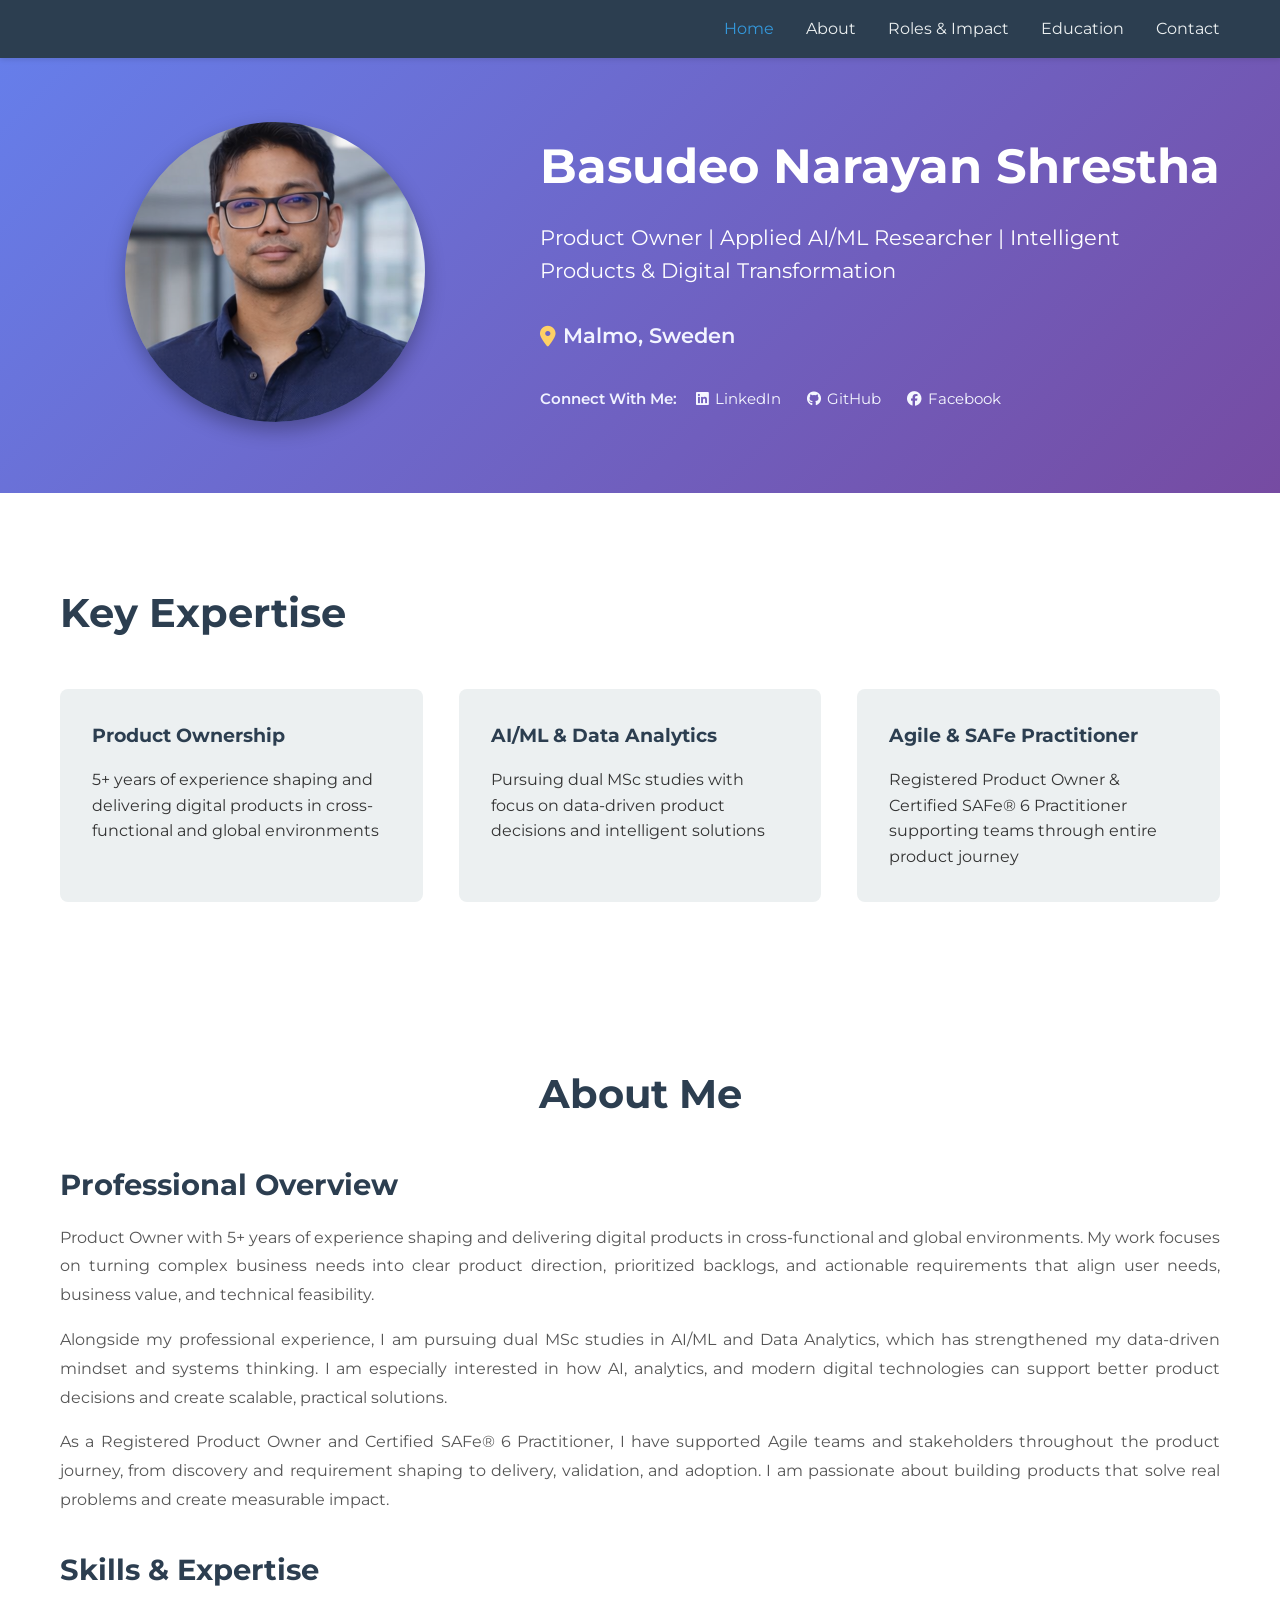
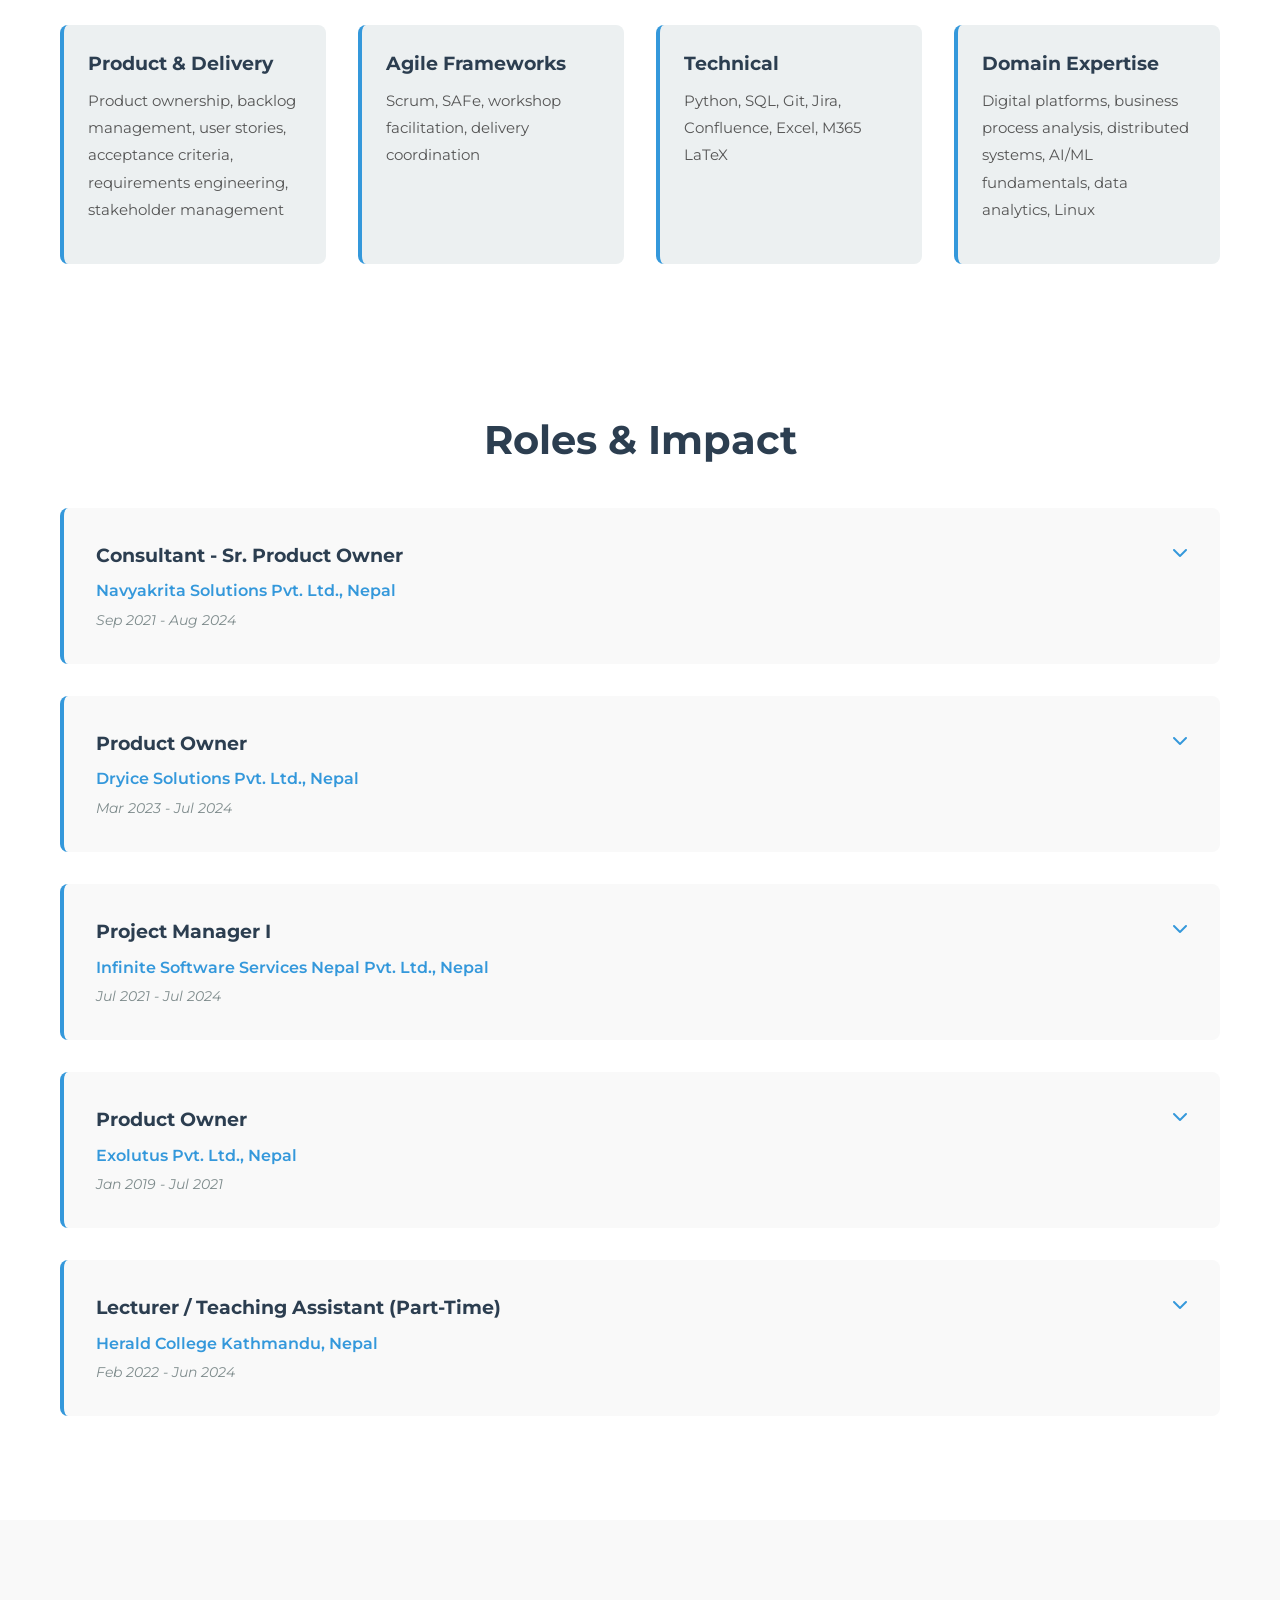
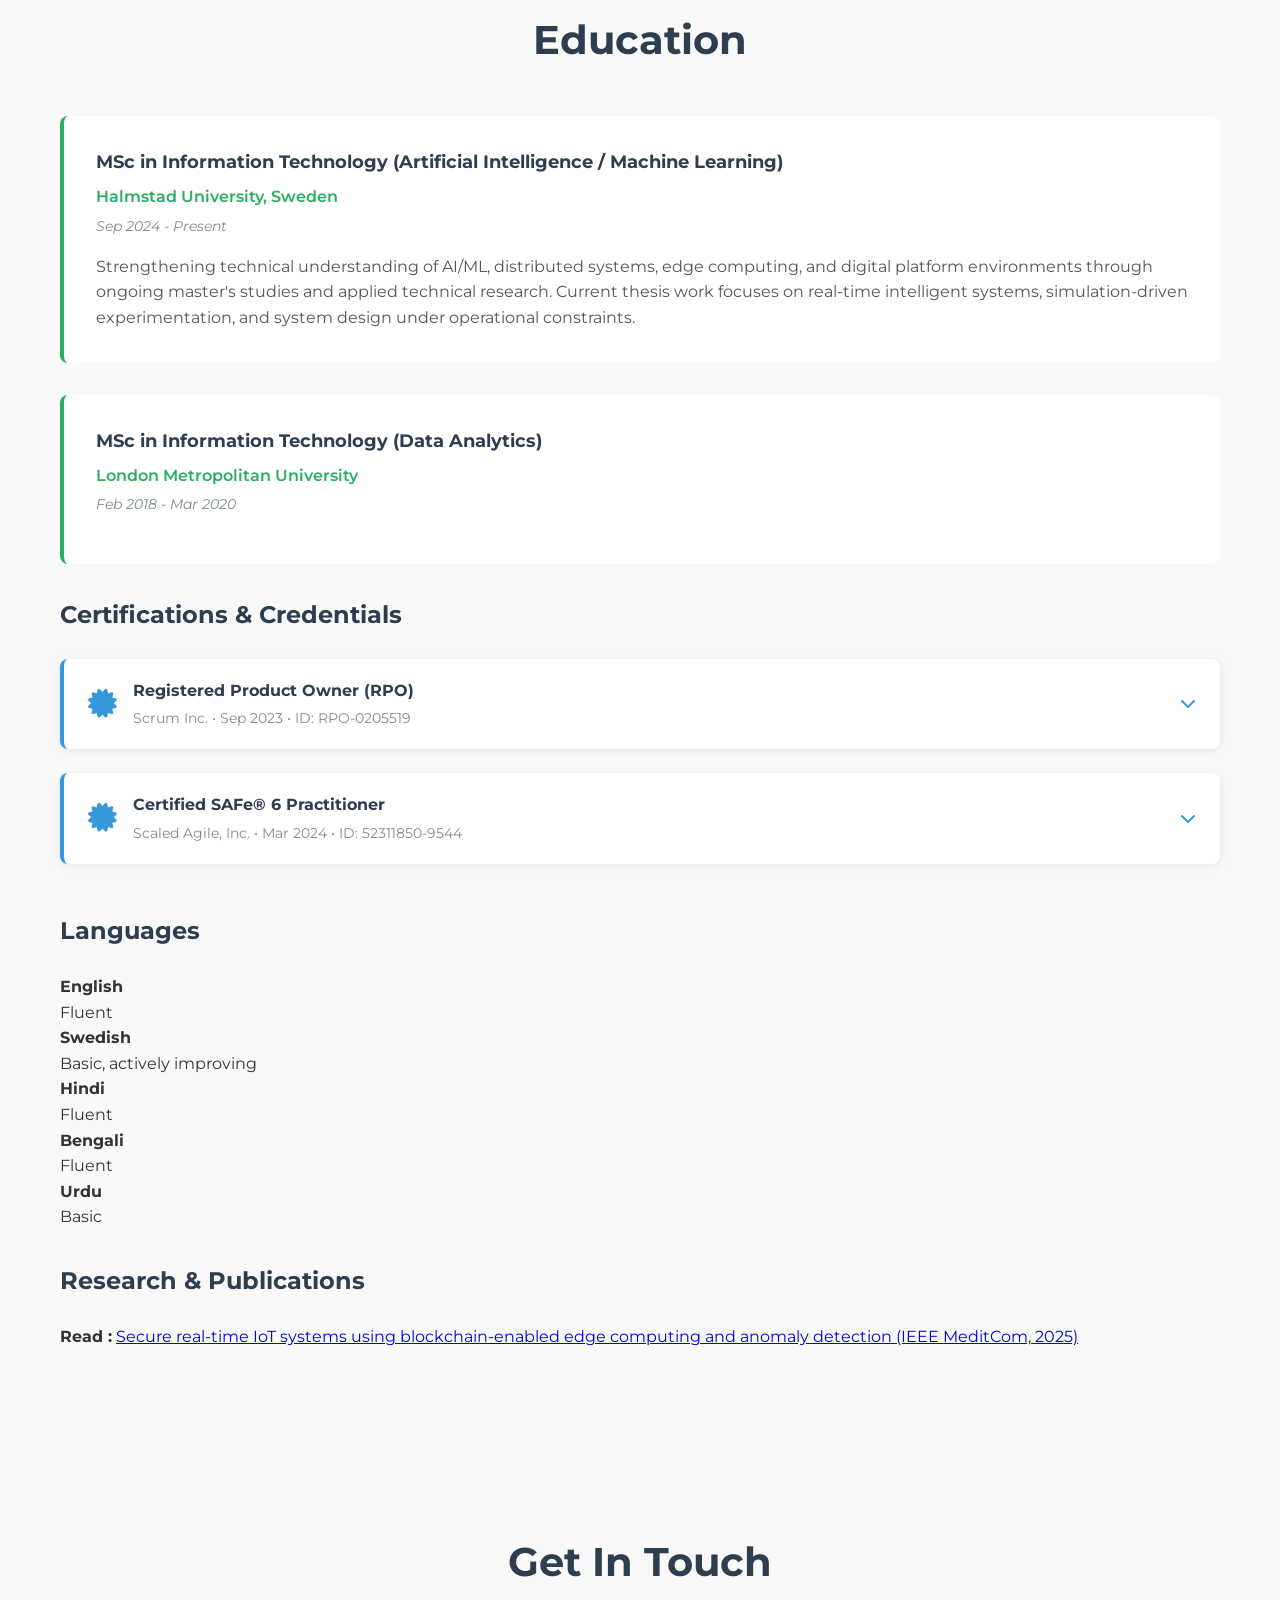
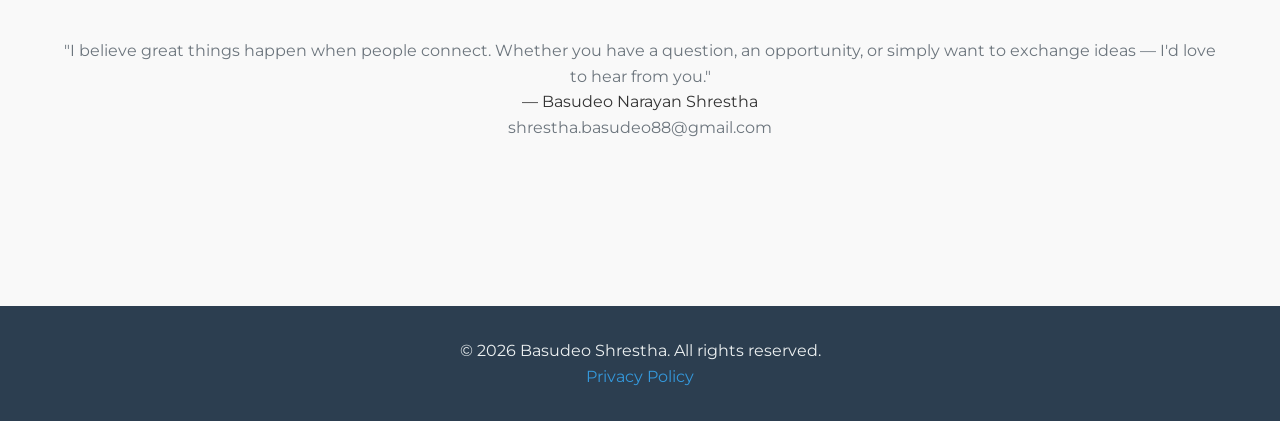
<file: index.html>
<!DOCTYPE html>
<html lang="en">
<head>
    <meta charset="UTF-8">
    <meta name="viewport" content="width=device-width, initial-scale=1.0">
    <meta name="description" content="Basudeo Narayan Shrestha - Product Owner & AI/ML Researcher">
    <meta name="keywords" content="product owner, AI/ML, professional, digital transformation">
    <title>Basudeo Narayan Shrestha - Product Owner & AI/ML Researcher</title>
    <link rel="stylesheet" href="css/styles.css">
    <link rel="stylesheet" href="https://cdnjs.cloudflare.com/ajax/libs/font-awesome/6.4.0/css/all.min.css">
    <link rel="preconnect" href="https://fonts.googleapis.com">
    <link rel="preconnect" href="https://fonts.gstatic.com" crossorigin>
    <link href="https://fonts.googleapis.com/css2?family=Montserrat:wght@300;400;500;600;700;800&family=Dancing+Script:wght@600&display=swap" rel="stylesheet">
</head>
<body>
    <!-- Navigation Bar -->
    <nav class="navbar">
        <div class="container">
            <div class="logo"></div>
            <ul class="nav-menu">
                <li><a href="#home" class="active">Home</a></li>
                <li><a href="#about">About</a></li>
                <li><a href="#experience">Roles &amp; Impact</a></li>
                <li><a href="#education">Education</a></li>
                <li><a href="#contact">Contact</a></li>
            </ul>
        </div>
    </nav>

    <!-- Hero Section -->
    <section id="home" class="hero">
        <div class="hero-content">
            <div class="hero-image-container">
                <div class="profile-image-wrapper">
                    <img src="images/profile.png" alt="Basudeo Narayan Shrestha" class="profile-image">
                </div>
            </div>
            <div class="hero-text-container">
                <h1>Basudeo Narayan Shrestha</h1>
                <p>Product Owner | Applied AI/ML Researcher | Intelligent Products & Digital Transformation</p>
                <p class="hero-location"><i class="fas fa-map-marker-alt"></i> Malmo, Sweden</p>
                <div class="social-links">
                    <span class="social-label">Connect With Me:</span>
                    <a href="https://www.linkedin.com/in/basudeo-shrestha-785b80ba/" target="_blank" rel="noopener noreferrer" title="LinkedIn"><i class="fab fa-linkedin"></i> LinkedIn</a>
                    <a href="https://github.com/basudeo88" target="_blank" rel="noopener noreferrer" title="GitHub"><i class="fab fa-github"></i> GitHub</a>
                    <a href="https://www.facebook.com/basu.shrestha88/" target="_blank" rel="noopener noreferrer" title="Facebook"><i class="fab fa-facebook"></i> Facebook</a>
                </div>
            </div>
        </div>
    </section>

    <!-- Features Section -->
    <section class="features">
        <div class="container">
            <h2>Key Expertise</h2>
            <div class="feature-grid">
                <div class="feature-card">
                    <h3>Product Ownership</h3>
                    <p>5+ years of experience shaping and delivering digital products in cross-functional and global environments</p>
                </div>
                <div class="feature-card">
                    <h3>AI/ML & Data Analytics</h3>
                    <p>Pursuing dual MSc studies with focus on data-driven product decisions and intelligent solutions</p>
                </div>
                <div class="feature-card">
                    <h3>Agile & SAFe Practitioner</h3>
                    <p>Registered Product Owner & Certified SAFe® 6 Practitioner supporting teams through entire product journey</p>
                </div>
            </div>
        </div>
    </section>

    <!-- About Section -->
    <section id="about" class="about-section-full">
        <div class="container">
            <h1>About Me</h1>
            <div class="about-content">
                <h2>Professional Overview</h2>
                <p>
                    Product Owner with 5+ years of experience shaping and delivering digital products in cross-functional and global environments. My work focuses on turning complex business needs into clear product direction, prioritized backlogs, and actionable requirements that align user needs, business value, and technical feasibility.
                </p>
                <p>
                    Alongside my professional experience, I am pursuing dual MSc studies in AI/ML and Data Analytics, which has strengthened my data-driven mindset and systems thinking. I am especially interested in how AI, analytics, and modern digital technologies can support better product decisions and create scalable, practical solutions.
                </p>
                <p>
                    As a Registered Product Owner and Certified SAFe® 6 Practitioner, I have supported Agile teams and stakeholders throughout the product journey, from discovery and requirement shaping to delivery, validation, and adoption. I am passionate about building products that solve real problems and create measurable impact.
                </p>

                <h2>Skills & Expertise</h2>
                <div class="skills-section">
                    <div class="skill-category">
                        <h3>Product & Delivery</h3>
                        <p>Product ownership, backlog management, user stories, acceptance criteria, requirements engineering, stakeholder management</p>
                    </div>
                    <div class="skill-category">
                        <h3>Agile Frameworks</h3>
                        <p>Scrum, SAFe, workshop facilitation, delivery coordination</p>
                    </div>
                    <div class="skill-category">
                        <h3>Technical</h3>
                        <p>Python, SQL, Git, Jira, Confluence, Excel, M365 LaTeX</p>
                    </div>
                    <div class="skill-category">
                        <h3>Domain Expertise</h3>
                        <p>Digital platforms, business process analysis, distributed systems, AI/ML fundamentals, data analytics, Linux</p>
                    </div>
                </div>
            </div>
        </div>
    </section>

    <!-- Professional Experience Section -->
    <section id="experience" class="experience-section-full">
        <div class="container">
            <h1>Roles &amp; Impact</h1>
            <div class="experience-content">
                <div class="experience-item">
                    <div class="experience-header">
                        <h3>Consultant - Sr. Product Owner</h3>
                        <p class="company">Navyakrita Solutions Pvt. Ltd., Nepal</p>
                        <p class="date">Sep 2021 - Aug 2024</p>
                    </div>
                    <ul class="experience-details">
                        <li>Owned product requirements by translating business goals, user needs, and operational challenges into user stories, workflows, and actionable backlog items</li>
                        <li>Worked closely with stakeholders, developers, and delivery teams to align priorities, define scope, and support successful solution delivery</li>
                        <li>Facilitated requirement discussions and product clarification sessions to reduce ambiguity and improve team understanding</li>
                        <li>Ensured delivered solutions aligned with client expectations, usability needs, and implementation feasibility, contributing to strong long-term client retention</li>
                    </ul>
                </div>

                <div class="experience-item">
                    <div class="experience-header">
                        <h3>Product Owner</h3>
                        <p class="company">Dryice Solutions Pvt. Ltd., Nepal</p>
                        <p class="date">Mar 2023 - Jul 2024</p>
                    </div>
                    <ul class="experience-details">
                        <li>Gathered and refined business and user requirements across digital initiatives and converted them into clear functional requirements and delivery-ready product inputs</li>
                        <li>Collaborated with stakeholders and technical teams to analyze current workflows, identify gaps, and shape solution improvements</li>
                        <li>Supported backlog refinement, feature clarification, workflow definition, and validation activities throughout the product lifecycle</li>
                        <li>Helped improve alignment between business expectations and delivery outputs through structured communication and solution-focused analysis</li>
                    </ul>
                </div>

                <div class="experience-item">
                    <div class="experience-header">
                        <h3>Project Manager I</h3>
                        <p class="company">Infinite Software Services Nepal Pvt. Ltd., Nepal</p>
                        <p class="date">Jul 2021 - Jul 2024</p>
                    </div>
                    <ul class="experience-details">
                        <li>Led coordination of delivery operations for recurring healthcare data processing services across multiple US clients in a high-volume environment</li>
                        <li>Balanced stakeholder expectations, timelines, and operational constraints to improve delivery efficiency by 30%</li>
                        <li>Improved process stability by introducing earlier validation and issue handling, resulting in smoother execution and more predictable delivery outcomes</li>
                        <li>Worked across teams to maintain service quality, delivery continuity, and client satisfaction in a deadline-driven setting</li>
                    </ul>
                </div>

                <div class="experience-item">
                    <div class="experience-header">
                        <h3>Product Owner</h3>
                        <p class="company">Exolutus Pvt. Ltd., Nepal</p>
                        <p class="date">Jan 2019 - Jul 2021</p>
                    </div>
                    <ul class="experience-details">
                        <li>Owned requirement analysis and translated business needs into user stories, workflows, functional specifications, and acceptance criteria for software product development</li>
                        <li>Contributed to the delivery of multiple digital products, including Learning Management, Budget Management, Human Resource Management, and Monitoring & Evaluation platforms</li>
                        <li>Collaborated with business users, developers, and project stakeholders to clarify requirements, support prioritization, and validate delivered features</li>
                        <li>Supported UAT, demonstrations, and iterative feedback cycles to ensure solutions delivered measurable business value and matched user expectations</li>
                    </ul>
                </div>

                <!-- Teaching Experience -->
                <div class="experience-item">
                    <div class="experience-header">
                        <h3>Lecturer / Teaching Assistant (Part-Time)</h3>
                        <p class="company">Herald College Kathmandu, Nepal</p>
                        <p class="date">Feb 2022 - Jun 2024</p>
                    </div>
                    <ul class="experience-details">
                        <li>Taught undergraduate courses in Database Systems, Big Data, Artificial Intelligence, and Machine Learning</li>
                        <li>Strengthened the ability to explain complex concepts clearly, support diverse audiences, and structure knowledge in a practical and understandable way</li>
                    </ul>
                </div>
            </div>
        </div>
    </section>

    <!-- Education Section -->
    <section id="education" class="education-section-full">
        <div class="container">
            <h1>Education</h1>
            <div class="education-content">
                <div class="education-item">
                    <h3>MSc in Information Technology (Artificial Intelligence / Machine Learning)</h3>
                    <p class="institution">Halmstad University, Sweden</p>
                    <p class="date">Sep 2024 - Present</p>
                    <p class="description">Strengthening technical understanding of AI/ML, distributed systems, edge computing, and digital platform environments through ongoing master's studies and applied technical research. Current thesis work focuses on real-time intelligent systems, simulation-driven experimentation, and system design under operational constraints.</p>
                </div>

                <div class="education-item">
                    <h3>MSc in Information Technology (Data Analytics)</h3>
                    <p class="institution">London Metropolitan University</p>
                    <p class="date">Feb 2018 - Mar 2020</p>
                </div>

                <h2 style="margin-top: 2rem;">Certifications & Credentials</h2>
                <div class="cert-accordion">

                    <div class="cert-accordion-item" id="cert-rpo">
                        <div class="cert-accordion-header js-cert-toggle" data-cert-target="cert-rpo">
                            <div class="cert-header-left">
                                <div class="cert-icon"><i class="fas fa-certificate"></i></div>
                                <div>
                                    <h4>Registered Product Owner (RPO)</h4>
                                    <p class="cert-meta">Scrum Inc. &bull; Sep 2023 &bull; ID: RPO-0205519</p>
                                </div>
                            </div>
                            <span class="cert-toggle-icon"><i class="fas fa-chevron-down"></i></span>
                        </div>
                        <div class="cert-accordion-body">
                            <img src="certificates/RPO.png" alt="Registered Product Owner Certificate" class="cert-inline-img">
                        </div>
                    </div>

                    <div class="cert-accordion-item" id="cert-safe">
                        <div class="cert-accordion-header js-cert-toggle" data-cert-target="cert-safe">
                            <div class="cert-header-left">
                                <div class="cert-icon"><i class="fas fa-certificate"></i></div>
                                <div>
                                    <h4>Certified SAFe® 6 Practitioner</h4>
                                    <p class="cert-meta">Scaled Agile, Inc. &bull; Mar 2024 &bull; ID: 52311850-9544</p>
                                </div>
                            </div>
                            <span class="cert-toggle-icon"><i class="fas fa-chevron-down"></i></span>
                        </div>
                        <div class="cert-accordion-body">
                            <img src="certificates/SAFe.png" alt="Certified SAFe 6 Practitioner Certificate" class="cert-inline-img">
                        </div>
                    </div>

                </div>

                <h2 style="margin-top: 2rem;">Languages</h2>
                <div class="languages-grid">
                    <div class="language-card">
                        <h4>English</h4>
                        <p>Fluent</p>
                    </div>
                    <div class="language-card">
                        <h4>Swedish</h4>
                        <p>Basic, actively improving</p>
                    </div>
                    <div class="language-card">
                        <h4>Hindi</h4>
                        <p>Fluent</p>
                    </div>
                    <div class="language-card">
                        <h4>Bengali</h4>
                        <p>Fluent</p>
                    </div>
                    <div class="language-card">
                        <h4>Urdu</h4>
                        <p>Basic</p>
                    </div>
                </div>

                <h2 style="margin-top: 2rem;">Research & Publications</h2>
                <div class="research-content">
                    <p><strong>Read :</strong> <a href="https://ieeexplore.ieee.org/document/11104430" target="_blank" rel="noopener noreferrer">Secure real-time IoT systems using blockchain-enabled edge computing and anomaly detection (IEEE MeditCom, 2025)</a></p>
                </div>
            </div>
        </div>
    </section>
    <section id="contact" class="contact-section-full">
        <div class="container">
            <h1>Get In Touch</h1>
            <div class="contact-quote">
                <p>"I believe great things happen when people connect. Whether you have a question, an opportunity, or simply want to exchange ideas — I'd love to hear from you."</p>
                <span class="contact-signature">— Basudeo Narayan Shrestha</span>
                <p class="contact-email-inline">
                    <span class="contact-email-text">shrestha.basudeo88@gmail.com</span>
                </p>
            </div>
        </div>
    </section>

    <!-- Footer -->
    <footer>
        <div class="container">
            <p>&copy; 2026 Basudeo Shrestha. All rights reserved.</p>
            <p><a href="#" id="privacyPolicyLink">Privacy Policy</a></p>
        </div>
    </footer>

    <div id="privacyModal" class="privacy-modal">
        <div class="privacy-modal-content">
            <div class="privacy-modal-header">
                <h3><i class="fas fa-shield-alt"></i> Privacy Policy</h3>
                <button class="privacy-modal-close" id="privacyModalClose" aria-label="Close privacy policy">&times;</button>
            </div>
            <div class="privacy-modal-body">
                <p><strong>Your data is protected.</strong> Information submitted through this site is used only to respond to your message.</p>
                <p>When you contact me by email, your information is used only for communication related to your message.</p>
                <p>Your information is not sold or shared with third parties for marketing. It is handled responsibly and kept only as needed to respond to your request.</p>
                <p>By contacting me, you consent to this data handling. For any privacy request, contact: <a href="mailto:shrestha.basudeo88@gmail.com">shrestha.basudeo88@gmail.com</a>.</p>
            </div>
        </div>
    </div>

    <!-- Scroll to Top Button -->
    <button id="scrollToTop" title="Back to top"><i class="fas fa-arrow-up"></i></button>

    <script src="js/script.js?v=20260412a"></script>
</body>
</html>
</file>
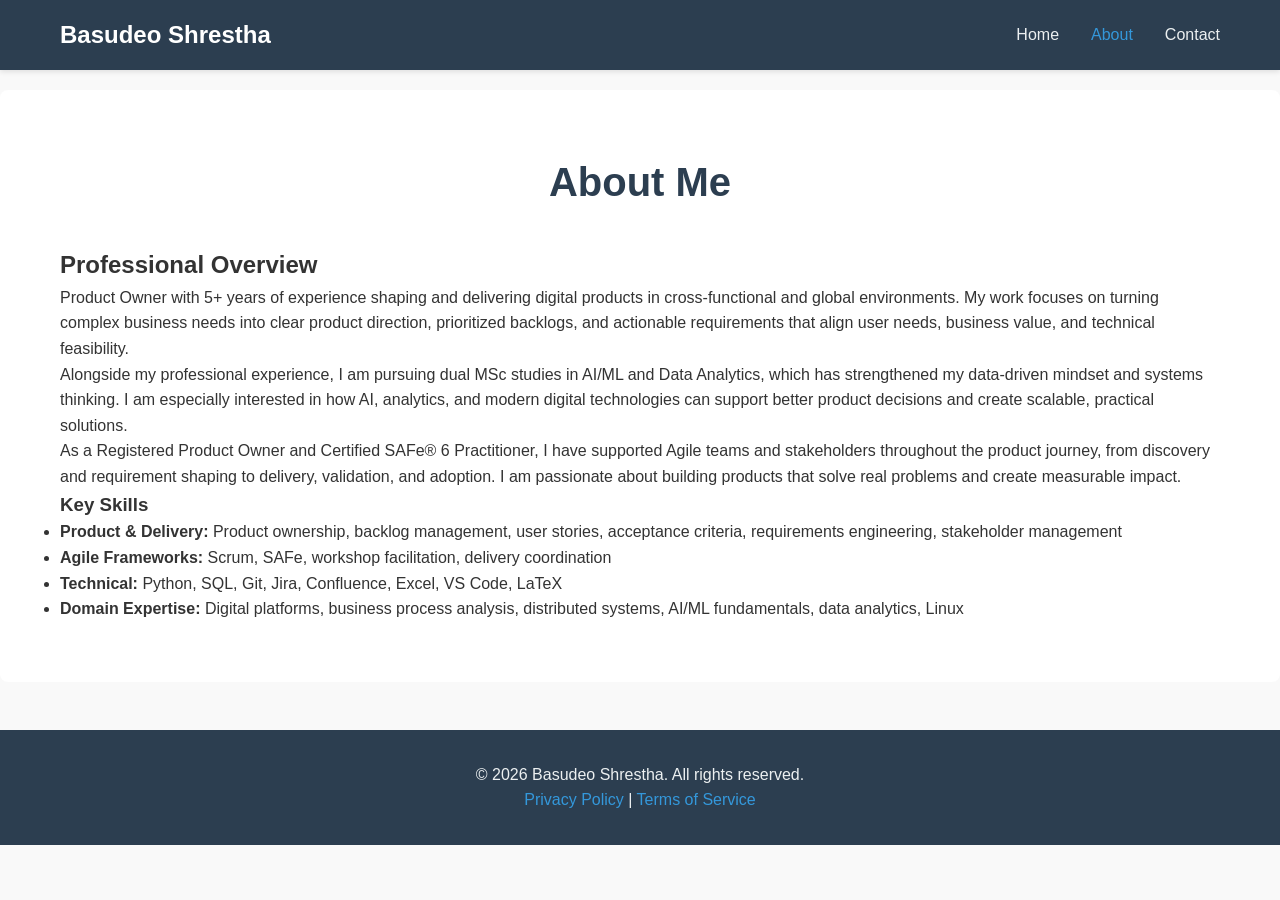
<file: about.html>
<!DOCTYPE html>
<html lang="en">
<head>
    <meta charset="UTF-8">
    <meta name="viewport" content="width=device-width, initial-scale=1.0">
    <title>About - Basudeo Narayan Shrestha</title>
    <link rel="stylesheet" href="css/styles.css">
</head>
<body>
    <!-- Navigation Bar -->
    <nav class="navbar">
        <div class="container">
            <div class="logo">Basudeo Shrestha</div>
            <ul class="nav-menu">
                <li><a href="index.html">Home</a></li>
                <li><a href="about.html" class="active">About</a></li>
                <li><a href="contact.html">Contact</a></li>
            </ul>
        </div>
    </nav>

    <!-- About Section -->
    <section class="page-content">
        <div class="container">
            <h1>About Me</h1>
            <div class="about-section">
                <h2>Professional Overview</h2>
                <p>
                    Product Owner with 5+ years of experience shaping and delivering digital products in cross-functional and global environments. My work focuses on turning complex business needs into clear product direction, prioritized backlogs, and actionable requirements that align user needs, business value, and technical feasibility.
                </p>
                <p>
                    Alongside my professional experience, I am pursuing dual MSc studies in AI/ML and Data Analytics, which has strengthened my data-driven mindset and systems thinking. I am especially interested in how AI, analytics, and modern digital technologies can support better product decisions and create scalable, practical solutions.
                </p>
                <p>
                    As a Registered Product Owner and Certified SAFe® 6 Practitioner, I have supported Agile teams and stakeholders throughout the product journey, from discovery and requirement shaping to delivery, validation, and adoption. I am passionate about building products that solve real problems and create measurable impact.
                </p>
                <h3>Key Skills</h3>
                <ul class="skills-list">
                    <li><strong>Product & Delivery:</strong> Product ownership, backlog management, user stories, acceptance criteria, requirements engineering, stakeholder management</li>
                    <li><strong>Agile Frameworks:</strong> Scrum, SAFe, workshop facilitation, delivery coordination</li>
                    <li><strong>Technical:</strong> Python, SQL, Git, Jira, Confluence, Excel, VS Code, LaTeX</li>
                    <li><strong>Domain Expertise:</strong> Digital platforms, business process analysis, distributed systems, AI/ML fundamentals, data analytics, Linux</li>
                </ul>
            </div>
        </div>
    </section>

    <!-- Footer -->
    <footer>
        <div class="container">
            <p>&copy; 2026 Basudeo Shrestha. All rights reserved.</p>
            <p><a href="#">Privacy Policy</a> | <a href="#">Terms of Service</a></p>
        </div>
    </footer>

    <script src="js/script.js"></script>
</body>
</html>
</file>
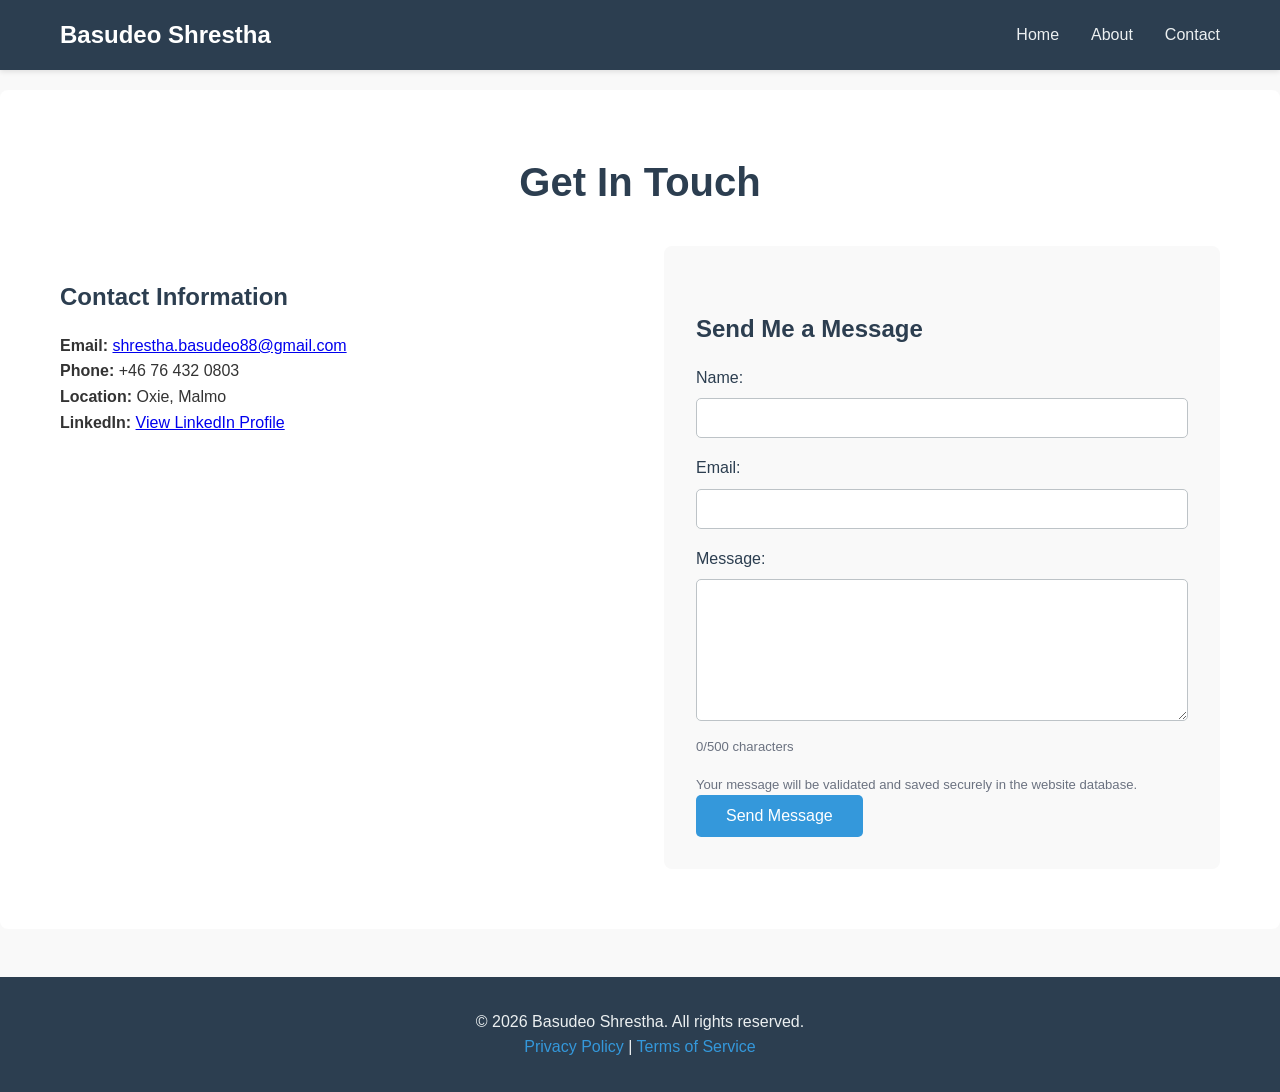
<file: contact.html>
<!DOCTYPE html>
<html lang="en">
<head>
    <meta charset="UTF-8">
    <meta name="viewport" content="width=device-width, initial-scale=1.0">
    <title>Contact - Basudeo Narayan Shrestha</title>
    <link rel="stylesheet" href="css/styles.css">
</head>
<body>
    <!-- Navigation Bar -->
    <nav class="navbar">
        <div class="container">
            <div class="logo">Basudeo Shrestha</div>
            <ul class="nav-menu">
                <li><a href="index.html">Home</a></li>
                <li><a href="about.html">About</a></li>
                <li><a href="contact.html" class="active">Contact</a></li>
            </ul>
        </div>
    </nav>

    <!-- Contact Section -->
    <section class="page-content">
        <div class="container">
            <h1>Get In Touch</h1>
            <div class="contact-section">
                <div class="contact-info">
                    <h2>Contact Information</h2>
                    <p><strong>Email:</strong> <a href="mailto:shrestha.basudeo88@gmail.com">shrestha.basudeo88@gmail.com</a></p>
                    <p><strong>Phone:</strong> +46 76 432 0803</p>
                    <p><strong>Location:</strong> Oxie, Malmo</p>
                    <p><strong>LinkedIn:</strong> <a href="https://www.linkedin.com/in/basudeo-shrestha-785b80ba/" target="_blank">View LinkedIn Profile</a></p>
                </div>

                <div class="contact-form">
                    <h2>Send Me a Message</h2>
                    <form id="contactForm" novalidate>
                        <div class="form-group">
                            <label for="name">Name:</label>
                            <input type="text" id="name" name="name" maxlength="120" autocomplete="name" required>
                        </div>

                        <div class="form-group">
                            <label for="email">Email:</label>
                            <input type="email" id="email" name="email" maxlength="254" autocomplete="email" required>
                        </div>

                        <div class="form-group">
                            <label for="message">Message:</label>
                            <textarea id="message" name="message" rows="5" maxlength="500" required></textarea>
                            <small id="messageCounter" class="form-meta">0/500 characters</small>
                        </div>

                        <div class="hp-field" aria-hidden="true">
                            <label for="website">Website</label>
                            <input type="text" id="website" name="website" tabindex="-1" autocomplete="off">
                        </div>

                        <input type="hidden" id="submittedAt" name="submittedAt" value="">

                        <p class="form-meta">Your message will be validated and saved securely in the website database.</p>

                        <button type="submit" class="btn btn-primary">Send Message</button>
                    </form>
                    <div id="formMessage"></div>
                </div>
            </div>
        </div>
    </section>

    <!-- Footer -->
    <footer>
        <div class="container">
            <p>&copy; 2026 Basudeo Shrestha. All rights reserved.</p>
            <p><a href="#">Privacy Policy</a> | <a href="#">Terms of Service</a></p>
        </div>
    </footer>

    <script src="js/script.js"></script>
</body>
</html>
</file>
<file: css/styles.css>
/* Global Styles */
* {
    margin: 0;
    padding: 0;
    box-sizing: border-box;
}

body {
    font-family: 'Montserrat', sans-serif;
    line-height: 1.6;
    color: #333;
    background-color: #f9f9f9;
    user-select: none;
    -webkit-user-select: none;
}

.container {
    max-width: 1200px;
    margin: 0 auto;
    padding: 0 20px;
}

/* Navigation Bar */
.navbar {
    background-color: #2c3e50;
    padding: 1rem 0;
    position: sticky;
    top: 0;
    z-index: 1000;
    box-shadow: 0 2px 5px rgba(0, 0, 0, 0.1);
}

.navbar .container {
    display: flex;
    justify-content: space-between;
    align-items: center;
}

.admin-navbar .container {
    justify-content: flex-start;
}

.admin-navbar .nav-menu {
    justify-content: flex-start;
}

.logo {
    color: #fff;
    font-size: 1.5rem;
    font-weight: bold;
}

.nav-menu {
    display: flex;
    list-style: none;
    gap: 2rem;
}

.nav-menu a {
    color: #ecf0f1;
    text-decoration: none;
    transition: color 0.3s ease;
}

.nav-menu a:hover,
.nav-menu a.active {
    color: #3498db;
}

/* Hero Section */
.hero {
    background: linear-gradient(135deg, #667eea 0%, #764ba2 100%);
    color: white;
    padding: 36px 0;
}

.hero-content {
    max-width: 1200px;
    margin: 0 auto;
    padding: 28px 20px;
    display: grid;
    grid-template-columns: 1fr 1fr;
    gap: 50px;
    align-items: center;
}

.hero-image-container {
    display: flex;
    justify-content: center;
    align-items: center;
}

.hero-text-container {
    text-align: left;
}

.hero-text-container h1 {
    font-size: 2rem;
    margin-bottom: 1rem;
    white-space: nowrap;
}

.hero-text-container p {
    font-size: 1.3rem;
    margin-bottom: 2rem;
}

.hero-location {
    font-size: 1rem;
    font-weight: 600;
    margin-bottom: 1.2rem;
    display: flex;
    align-items: center;
    gap: 0.45rem;
    color: #f2f4ff;
}

.hero-location i {
    color: #ffd166;
}

.profile-image-wrapper {
    margin-bottom: 0;
}

.profile-image {
    width: 300px;
    height: 300px;
    border-radius: 50%;
    object-fit: cover;
    box-shadow: 0 8px 20px rgba(0, 0, 0, 0.3);
    transition: transform 0.3s ease;
}

.profile-image:hover {
    transform: scale(1.05);
}

.hero h1 {
    font-size: 3rem;
    margin-bottom: 1rem;
}

.hero p {
    font-size: 1.3rem;
    margin-bottom: 2rem;
}

.hero-tagline {
    font-size: 1.3rem;
    margin-bottom: 2rem;
    color: #f5f7ff;
}

.hero-tagline,
.hero-tagline p,
.hero-tagline ul,
.hero-tagline ol,
.hero-tagline li,
.hero-tagline a {
    color: #f5f7ff;
}

.hero-tagline p {
    margin: 0 0 0.6rem 0;
}

.hero-tagline p:last-child {
    margin-bottom: 0;
}

/* Social Links */
.social-links {
    display: flex;
    align-items: center;
    gap: 0.75rem;
    margin-bottom: 0.5rem;
    flex-wrap: wrap;
}

.social-links a {
    color: #f5f7ff;
    font-size: 0.92rem;
    text-decoration: none;
    display: inline-flex;
    align-items: center;
    gap: 0.35rem;
    padding: 0.2rem 0.45rem;
    border-radius: 4px;
    transition: background-color 0.2s ease, color 0.2s ease;
}

.social-links a:hover {
    background-color: rgba(255, 255, 255, 0.16);
    color: #ffffff;
}

.social-label {
    font-size: 0.92rem;
    font-weight: 600;
    color: #f0f2ff;
}

/* Buttons */
.btn {
    padding: 12px 30px;
    border: none;
    border-radius: 5px;
    cursor: pointer;
    font-size: 1rem;
    transition: all 0.3s ease;
    text-decoration: none;
    display: inline-block;
}

.btn-primary {
    background-color: #3498db;
    color: white;
}

.btn-primary:hover {
    background-color: #2980b9;
    transform: translateY(-2px);
    box-shadow: 0 5px 15px rgba(0, 0, 0, 0.2);
}

/* No button box — just the send icon, stretched to the height of the options
   panel beside it so the two line up as a single row. */
.form-send-row {
    display: flex;
    align-items: stretch;
    gap: 1rem;
    margin-bottom: 0.9rem;
}

.form-send-row .form-retention-group {
    flex: 1 1 auto;
    margin-bottom: 0;
}

.contact-submit-btn {
    flex: 0 0 auto;
    display: inline-flex;
    align-items: center;
    justify-content: center;
    aspect-ratio: 1;
    padding: 0;
    background: none;
    border: none;
    border-radius: 8px;
    color: #667eea;
    line-height: 1;
    cursor: pointer;
    transition: color 0.2s ease, transform 0.2s ease;
}

.contact-submit-btn:hover {
    color: #764ba2;
    transform: translateX(3px);
}

/* The submit handler disables the button while a message is in flight. */
.contact-submit-btn:disabled {
    color: #a9b4c0;
    cursor: not-allowed;
    transform: none;
}

.contact-submit-btn:focus-visible {
    outline: 2px solid #667eea;
    outline-offset: 2px;
}

/* Sized so the glyph stands as tall as the options panel beside it. */
.contact-submit-btn i {
    font-size: 2.9rem;
}

/* Too narrow to sit side by side: the icon drops under the panel, kept right. */
@media (max-width: 560px) {
    .form-send-row {
        flex-wrap: wrap;
        justify-content: flex-end;
    }

    .form-send-row .form-retention-group {
        flex: 1 1 100%;
    }
}

/* Features Section */
.features {
    padding: 88px 0;
    background-color: white;
    scroll-margin-top: 80px;
}

.features h2 {
    text-align: left;
    font-size: 2.5rem;
    margin-bottom: 2.75rem;
    color: #2c3e50;
}

.feature-grid {
    display: grid;
    grid-template-columns: repeat(auto-fit, minmax(min(300px, 100%), 1fr));
    gap: 2.25rem;
}

.feature-card {
    background-color: #ecf0f1;
    padding: 2rem;
    border-radius: 8px;
    text-align: left;
    transition: transform 0.3s ease, box-shadow 0.3s ease;
}

.feature-card:hover {
    transform: translateY(-5px);
    box-shadow: 0 10px 25px rgba(0, 0, 0, 0.1);
}

.feature-card h3 {
    color: #2c3e50;
    margin-bottom: 1rem;
    text-align: left;
}

.feature-card p,
.feature-card .rich-text-content {
    text-align: left;
}

/* Page Content */
.page-content {
    padding: 60px 0;
    background-color: white;
    margin: 20px 0;
    border-radius: 8px;
}

.page-content h1 {
    font-size: 2.5rem;
    color: #2c3e50;
    margin-bottom: 2rem;
    text-align: center;
}

.contact-section h2 {
    color: #2c3e50;
    margin-top: 2rem;
    margin-bottom: 1rem;
}

/* Single Page Sections */
.about-section-full {
    padding: 72px 0;
    background-color: white;
    scroll-margin-top: 80px;
}

.about-section-full h1 {
    font-size: 2.5rem;
    color: #2c3e50;
    margin-bottom: 2.25rem;
    text-align: center;
}

.about-content h2 {
    color: #2c3e50;
    font-size: 1.8rem;
    margin-top: 2rem;
    margin-bottom: 1rem;
    text-align: left;
}

.about-content p {
    margin-bottom: 1rem;
    line-height: 1.8;
    color: #555;
    text-align: justify;
}

.about-paragraph {
    margin-bottom: 1rem;
    text-align: justify;
}

.skills-section {
    display: grid;
    grid-template-columns: repeat(auto-fit, minmax(min(250px, 100%), 1fr));
    gap: 2rem;
    margin-top: 2rem;
}

.skill-category {
    background-color: #ecf0f1;
    padding: 1.5rem;
    border-radius: 8px;
    border-left: 4px solid #3498db;
    text-align: left;
}

.skill-category h3 {
    color: #2c3e50;
    margin-bottom: 0.5rem;
    text-align: left;
}

.skill-category p,
.skill-category .rich-text-content {
    color: #555;
    font-size: 0.95rem;
    margin-left: 0;
    text-align: left;
}

.contact-section-full {
    padding: 92px 0;
    background-color: #f9f9f9;
    scroll-margin-top: 80px;
}

.contact-section-full h1 {
    font-size: 2.5rem;
    color: #2c3e50;
    margin-bottom: 2.75rem;
    text-align: center;
}

.contact-quote {
    text-align: center;
    margin: 0 auto 1.6rem auto;
}

.contact-quote p {
    font-size: 1rem;
    color: #6c757d;
    line-height: 1.6;
    margin-bottom: 0;
}

.contact-quote-text {
    font-size: 1.05rem;
    color: #6c757d;
    line-height: 1.8;
    margin-bottom: 0.8rem;
}

.contact-quote-text p {
    margin: 0 0 0.8rem 0;
}

.contact-quote-text p:last-child {
    margin-bottom: 0;
}

@keyframes typingEmail {
    from {
        width: 0;
    }
    to {
        width: 31ch;
    }
}

@keyframes blinkCaret {
    50% {
        border-color: transparent;
    }
}

/* Experience Section */
.experience-section-full {
    padding: 72px 0;
    background-color: white;
    scroll-margin-top: 80px;
}

.experience-section-full h1 {
    font-size: 2.5rem;
    color: #2c3e50;
    margin-bottom: 2.25rem;
    text-align: center;
}

.experience-item {
    background-color: #f9f9f9;
    padding: 2rem;
    margin-bottom: 2rem;
    border-radius: 8px;
    border-left: 4px solid #3498db;
}

.experience-header {
    margin-bottom: 0;
    cursor: pointer;
    position: relative;
    padding-right: 2rem;
}

.experience-header::after {
    content: "\f078";
    font-family: "Font Awesome 6 Free";
    font-weight: 900;
    position: absolute;
    right: 0;
    top: 0;
    font-size: 1rem;
    color: #3498db;
    transition: transform 0.25s ease;
}

.experience-item.open .experience-header::after {
    transform: rotate(180deg);
}

.experience-header h3 {
    margin: 0;
    color: #2c3e50;
    font-size: 1.2rem;
}

.company {
    color: #3498db;
    font-weight: 600;
    margin: 0.5rem 0 0 0 !important;
}

.date {
    color: #7f8c8d;
    font-style: italic;
    font-size: 0.9rem;
    margin: 0.3rem 0 0 0 !important;
}

.experience-details {
    margin: 0;
    max-height: 0;
    overflow: hidden;
    list-style-position: inside;
    transition: max-height 0.35s ease, margin-top 0.35s ease;
}

.experience-item.open .experience-details {
    margin-top: 1rem;
    max-height: 700px;
}

.experience-details li {
    margin-bottom: 0.8rem;
    line-height: 1.6;
    color: #555;
    text-align: justify;
}

.experience-details ul,
.experience-details ol {
    margin: 0;
    padding-left: 1.2rem;
}

.experience-details ul {
    list-style-type: disc;
}

.experience-details ol {
    list-style-type: disc;
}

.experience-details p {
    margin: 0 0 0.8rem 0;
}

.experience-details p:last-child,
.experience-details li:last-child {
    margin-bottom: 0;
}

.experience-item p {
    text-align: justify;
}

/* Education Section */
.education-section-full {
    padding: 88px 0;
    background-color: #f9f9f9;
    scroll-margin-top: 80px;
}

.education-section-full h1 {
    font-size: 2.5rem;
    color: #2c3e50;
    margin-bottom: 2.75rem;
    text-align: center;
}

.education-section-full h2 {
    font-size: 1.5rem;
    color: #2c3e50;
    margin-bottom: 1.5rem;
}

.education-item {
    background-color: white;
    padding: 2rem;
    margin-bottom: 2rem;
    border-radius: 8px;
    border-left: 4px solid #27ae60;
}

.education-item h3 {
    color: #2c3e50;
    font-size: 1.1rem;
    margin-bottom: 0.5rem;
}

.institution {
    color: #27ae60;
    font-weight: 600;
    margin: 0.3rem 0 !important;
}

.education-item .date {
    color: #7f8c8d;
    font-style: italic;
    margin: 0.3rem 0 1rem 0 !important;
}

.description {
    line-height: 1.6;
    color: #555;
}

.rich-text-content {
    color: #555;
    line-height: 1.7;
}

.rich-text-content p,
.rich-text-content ul,
.rich-text-content ol {
    margin: 0 0 0.75rem 0;
}

.rich-text-content p:last-child,
.rich-text-content ul:last-child,
.rich-text-content ol:last-child {
    margin-bottom: 0;
}

.rich-text-content ul,
.rich-text-content ol {
    padding-left: 1.3rem;
}

.rich-text-content a {
    color: #2563eb;
}

.certifications-grid,
.cert-card {
    background-color: white;
    padding: 1.5rem;
    border-radius: 8px;
    border-top: 3px solid #3498db;
    text-align: center;
}

/* Languages: a wrapping row of compact entries rather than full-width cards,
   so the section stays tight whether there are two languages or six. */
.language-list {
    display: flex;
    flex-wrap: wrap;
    gap: 0.9rem;
    list-style: none;
    margin: 1.5rem 0 2.5rem 0;
    padding: 0;
}

.language-item {
    display: flex;
    align-items: baseline;
    gap: 0.7rem;
    padding: 0.75rem 1.2rem;
    background-color: white;
    border-radius: 8px;
    border: 1px solid #e4e9ed;
    border-left: 4px solid #3498db;
}

.language-name {
    color: #2c3e50;
    font-weight: 600;
}

.language-level {
    color: #7f8c8d;
    font-size: 0.92rem;
}

/* Certificate Accordion */
.cert-accordion {
    display: flex;
    flex-direction: column;
    gap: 1.5rem;
    margin-top: 1.5rem;
    margin-bottom: 3rem;
}

.cert-accordion-item {
    background-color: white;
    border-radius: 8px;
    border-left: 4px solid #3498db;
    overflow: hidden;
    box-shadow: 0 2px 8px rgba(0,0,0,0.08);
}

.cert-accordion-header {
    display: flex;
    justify-content: space-between;
    align-items: center;
    padding: 1.2rem 1.5rem;
    cursor: pointer;
    transition: background-color 0.2s ease;
}

.cert-accordion-header:hover {
    background-color: #f0f4f8;
}

.cert-accordion-item.open .cert-accordion-header {
    background-color: #eaf2fb;
    border-bottom: 1px solid #d0e8f7;
}

.cert-header-left {
    display: flex;
    align-items: center;
    gap: 1rem;
}

.cert-icon {
    font-size: 1.8rem;
    color: #3498db;
    flex-shrink: 0;
}

.cert-accordion-header h4 {
    color: #2c3e50;
    margin: 0 0 0.3rem 0;
    font-size: 1rem;
}

.cert-meta {
    color: #7f8c8d;
    font-size: 0.85rem;
    margin: 0;
}

.cert-toggle-icon {
    color: #3498db;
    font-size: 1rem;
    transition: transform 0.3s ease;
    flex-shrink: 0;
}

.cert-accordion-item.open .cert-toggle-icon {
    transform: rotate(180deg);
}

.cert-accordion-body {
    max-height: 0;
    overflow: hidden;
    transition: max-height 0.4s ease;
}

.cert-accordion-item.open .cert-accordion-body {
    max-height: 400px;
    overflow-y: auto;
}

.cert-inline-img {
    width: 100%;
    display: block;
    padding: 1.25rem;
    box-sizing: border-box;
    max-height: 380px;
    object-fit: contain;
}

.research-content {
    display: grid;
    gap: 1rem;
}

/* The whole row is the link and the title carries it — there is no separate
   "Open" affordance to click. */
.research-row {
    display: block;
    padding: 1rem 1.2rem;
    background-color: white;
    border-radius: 8px;
    border-left: 4px solid #e74c3c;
    text-decoration: none;
    transition: transform 0.2s ease, box-shadow 0.2s ease, border-color 0.2s ease;
}

.research-row:hover {
    transform: translateY(-2px);
    box-shadow: 0 8px 20px rgba(0, 0, 0, 0.08);
    border-left-color: #c0392b;
}

/* Blue marks it as the link, the same blue the other links on the page use;
   no underline, and no red — the red is the card's accent, not the link's. */
.research-row-title {
    color: #3498db;
    line-height: 1.6;
    font-weight: 500;
    text-decoration: none;
    transition: color 0.2s ease;
}

.research-row:hover .research-row-title,
.research-row:focus-visible .research-row-title {
    color: #2980b9;
}

/* Contact Section */
.contact-section {
    display: grid;
    grid-template-columns: 1fr 1fr;
    gap: 3rem;
    margin-top: 2rem;
}

.contact-content {
    display: grid;
    grid-template-columns: 1fr 1fr;
    gap: 3rem;
    margin-top: 2rem;
}

.contact-section-full .contact-form {
    max-width: 860px;
    margin: 0 auto;
    background-color: white;
    padding: 1.5rem 1.75rem;
    border-radius: 8px;
    box-shadow: 0 4px 15px rgba(0,0,0,0.08);
}

.contact-form {
    background-color: #f9f9f9;
    padding: 2rem;
    border-radius: 8px;
}

.form-group {
    margin-bottom: 1.05rem;
}

.form-group label {
    display: block;
    margin-bottom: 0.5rem;
    color: #2c3e50;
    font-weight: 500;
}

.form-group input,
.form-group textarea {
    width: 100%;
    padding: 10px;
    border: 1px solid #bdc3c7;
    border-radius: 5px;
    font-family: inherit;
    font-size: 1rem;
}

.form-group textarea {
    min-height: 104px;
    resize: vertical;
    line-height: 1.5;
}

.form-retention-group {
    background-color: #f4f7fb;
    border: 1px solid #d7e3f0;
    border-radius: 8px;
    padding: 0.6rem 0.85rem;
}

.retention-inline-row {
    display: flex;
    flex-wrap: wrap;
    align-items: center;
    gap: 0.75rem;
    margin-top: 0;
}

/* Sits on its own line, with the checkbox and its text on the line below. */
.retention-label {
    display: block;
    white-space: nowrap;
    margin: 0 0 0.4rem 0;
}

/* The row is a footnote to the form, not a field of its own: smaller and
   lighter than the labels above it. */
.retention-inline-row,
.retention-inline-row .checkbox-row,
.retention-picker span {
    font-size: 0.82rem;
    font-weight: 400;
    color: #4a5a6a;
}

/* Lives under the panel now that the panel is a single row. */
.retention-note {
    display: block;
    margin: -0.5rem 0 0 0;
}

.checkbox-row {
    display: flex;
    align-items: center;
    gap: 0.5rem;
    margin-bottom: 0;
    cursor: pointer;
}

.checkbox-row input[type="checkbox"] {
    width: auto;
    margin-top: 0.25rem;
}

.retention-picker {
    display: flex;
    flex-wrap: nowrap;
    align-items: center;
    gap: 0.55rem;
}

.retention-picker label {
    margin: 0;
}

.retention-picker select {
    min-width: 140px;
    padding: 5px 8px;
    border: 1px solid #bdc3c7;
    border-radius: 5px;
    font-family: inherit;
    font-size: 0.82rem;
    background-color: #fff;
}

.retention-picker select:disabled {
    background-color: #eef2f7;
    color: #94a3b8;
}

.form-group input:focus,
.form-group textarea:focus {
    outline: none;
    border-color: #3498db;
    box-shadow: 0 0 5px rgba(52, 152, 219, 0.3);
}

.form-meta {
    display: block;
    margin-top: 0.45rem;
    color: #6b7280;
    font-size: 0.82rem;
}

.retention-label {
    margin-top: 0;
    margin-bottom: 0.15rem;
    white-space: nowrap;
}

.form-meta.limit-exceeded {
    color: #b42318;
    font-weight: 600;
}

.hp-field {
    position: absolute;
    left: -9999px;
    width: 1px;
    height: 1px;
    overflow: hidden;
}

#formMessage {
    margin-top: 1rem;
    padding: 1rem;
    border-radius: 5px;
    text-align: center;
    display: none;
}

#formMessage.success {
    background-color: #d4edda;
    color: #155724;
    display: block;
}

#formMessage.error {
    background-color: #f8d7da;
    color: #721c24;
    display: block;
}

.form-loader {
    margin-top: 1rem;
    display: none;
    align-items: center;
    gap: 0.6rem;
    color: #334155;
    font-size: 0.92rem;
}

.form-loader.active {
    display: inline-flex;
}

.form-loader-spinner {
    width: 16px;
    height: 16px;
    border: 2px solid #cbd5e1;
    border-top-color: #3498db;
    border-radius: 50%;
    animation: spinLoader 0.8s linear infinite;
}

@keyframes spinLoader {
    from { transform: rotate(0deg); }
    to { transform: rotate(360deg); }
}

/* Scroll to Top Button */
#scrollToTop {
    position: fixed;
    bottom: 2rem;
    right: 2rem;
    width: 48px;
    height: 48px;
    background: linear-gradient(135deg, #667eea, #764ba2);
    color: white;
    border: none;
    border-radius: 50%;
    font-size: 1.1rem;
    cursor: pointer;
    box-shadow: 0 4px 15px rgba(0,0,0,0.2);
    opacity: 0;
    visibility: hidden;
    transform: translateY(20px);
    transition: opacity 0.3s ease, transform 0.3s ease, visibility 0.3s ease;
    z-index: 999;
}

#scrollToTop.visible {
    opacity: 1;
    visibility: visible;
    transform: translateY(0);
}

#scrollToTop:hover {
    transform: translateY(-4px);
    box-shadow: 0 8px 20px rgba(0,0,0,0.3);
}

/* Privacy Policy Modal */
.privacy-modal {
    position: fixed;
    inset: 0;
    background-color: rgba(0, 0, 0, 0.6);
    display: none;
    align-items: center;
    justify-content: center;
    z-index: 1200;
    padding: 1rem;
}

.privacy-modal.active {
    display: flex;
}

.privacy-modal-content {
    background: white;
    width: min(700px, 100%);
    max-height: 85vh;
    border-radius: 10px;
    overflow: hidden;
    box-shadow: 0 20px 40px rgba(0, 0, 0, 0.35);
}

.privacy-modal-header {
    display: flex;
    align-items: center;
    justify-content: space-between;
    padding: 1rem 1.25rem;
    background: linear-gradient(135deg, #667eea, #764ba2);
    color: white;
}

.privacy-modal-header h3 {
    margin: 0;
    font-size: 1.05rem;
}

.privacy-modal-close {
    border: none;
    background: transparent;
    color: white;
    font-size: 1.8rem;
    line-height: 1;
    cursor: pointer;
}

.privacy-modal-body {
    padding: 1.25rem;
    overflow-y: auto;
    line-height: 1.7;
    color: #333;
}

.privacy-modal-body p {
    margin: 0 0 0.85rem 0;
}

/* Admin */
.admin-page {
    min-height: calc(100vh - 180px);
}

.admin-header-row {
    display: flex;
    justify-content: space-between;
    align-items: flex-start;
    gap: 1rem;
    margin-bottom: 1.5rem;
}

.admin-page h1 {
    text-align: left;
}

.admin-subtitle {
    margin-top: 0.5rem;
    color: #64748b;
}

.admin-alert {
    padding: 1rem 1.1rem;
    border-radius: 8px;
    margin-bottom: 1.5rem;
}

.admin-alert.success {
    background-color: #d4edda;
    color: #155724;
}

.admin-alert.error {
    background-color: #f8d7da;
    color: #721c24;
}

.admin-auth-shell {
    display: flex;
    justify-content: center;
}

.admin-auth-card {
    width: min(560px, 100%);
}

.admin-form-grid,
.admin-content-form {
    display: grid;
    gap: 1rem;
}

.admin-content-section {
    padding: 0;
    background-color: #f8fafc;
    border: 1px solid #dbe5ef;
    border-radius: 10px;
    margin-bottom: 1.5rem;
    overflow: hidden;
}

.admin-section-toggle {
    width: 100%;
    border: none;
    background: transparent;
    display: flex;
    align-items: center;
    justify-content: space-between;
    gap: 1rem;
    padding: 1.1rem 1.25rem;
    cursor: pointer;
    text-align: left;
    color: #2c3e50;
    font: inherit;
}

.admin-section-toggle:hover {
    background-color: #eef4fb;
}

.admin-section-title {
    font-size: 1.05rem;
    font-weight: 700;
}

.admin-section-toggle-icon {
    color: #3498db;
    transition: transform 0.2s ease;
}

.admin-content-section.is-open .admin-section-toggle {
    border-bottom: 1px solid #dbe5ef;
}

.admin-content-section.is-open .admin-section-toggle-icon {
    transform: rotate(180deg);
}

.admin-section-body {
    padding: 1.25rem;
}

.admin-section-visibility {
    margin-bottom: 1rem;
    padding-bottom: 1rem;
    border-bottom: 1px solid #dbe5ef;
}

.admin-form-grid-compact {
    grid-template-columns: repeat(2, minmax(0, 1fr));
    align-items: end;
}

@media (max-width: 680px) {
    .admin-form-grid-compact {
        grid-template-columns: 1fr;
    }
}

.admin-repeater-card {
    padding: 1rem;
    background-color: #ffffff;
    border: 1px solid #dbe5ef;
    border-radius: 8px;
    margin-bottom: 1rem;
}

.admin-repeater-card h4 {
    margin: 0 0 0.9rem 0;
    color: #1f2937;
}

.admin-repeatable-item-header {
    display: flex;
    justify-content: space-between;
    align-items: center;
    gap: 1rem;
    margin-bottom: 0.9rem;
}

.admin-add-btn {
    margin-top: 0.5rem;
}

.admin-section-actions {
    margin-top: 1.25rem;
    display: flex;
    justify-content: flex-end;
}

.admin-image-preview-wrap {
    margin-bottom: 0.8rem;
}

.admin-image-preview {
    width: 100%;
    max-width: 220px;
    border-radius: 8px;
    border: 1px solid #dbe5ef;
    display: block;
}

.admin-checkbox-row {
    display: inline-flex;
    align-items: center;
    gap: 0.7rem;
    cursor: pointer;
    color: #1f2937;
    font-weight: 500;
}

.admin-checkbox-row input[type="checkbox"] {
    width: auto;
}

.admin-wysiwyg {
    background-color: #fff;
}

.admin-wysiwyg-toolbar {
    border: 1px solid #dbe5ef;
    border-bottom: 0;
    border-radius: 10px 10px 0 0;
    background-color: #f8fafc;
}

.admin-wysiwyg-editor {
    min-height: 220px;
}

.admin-wysiwyg .ql-toolbar.ql-snow {
    border: none;
    font-family: 'Montserrat', sans-serif;
}

.admin-wysiwyg .ql-container.ql-snow {
    border: 1px solid #dbe5ef;
    border-radius: 0 0 10px 10px;
    font-family: 'Montserrat', sans-serif;
}

.admin-wysiwyg .ql-editor {
    min-height: 220px;
    line-height: 1.7;
    color: #1f2937;
    font-size: 0.98rem;
}

.admin-wysiwyg .ql-editor.ql-blank::before {
    color: #94a3b8;
    font-style: normal;
}

.admin-wysiwyg .ql-editor:focus,
.admin-wysiwyg-editor:focus {
    outline: none;
}

.admin-wysiwyg-source {
    display: none;
}

.admin-wysiwyg.admin-wysiwyg-fallback .admin-wysiwyg-toolbar {
    display: flex;
    flex-wrap: wrap;
    gap: 0.5rem;
    padding: 0.75rem;
}

.admin-wysiwyg.admin-wysiwyg-fallback .admin-wysiwyg-editor {
    min-height: 220px;
    padding: 1rem;
    line-height: 1.7;
    color: #1f2937;
    border: 1px solid #dbe5ef;
    border-radius: 0 0 10px 10px;
    background-color: #fff;
}

.admin-wysiwyg.admin-wysiwyg-fallback .admin-wysiwyg-source {
    display: none;
}

.admin-stats-grid {
    display: grid;
    grid-template-columns: repeat(auto-fit, minmax(min(220px, 100%), 1fr));
    gap: 1.5rem;
    margin-bottom: 2rem;
}

.admin-stat-card {
    text-align: left;
}

.admin-stat-value {
    font-size: 2rem;
    font-weight: 800;
    color: #3498db;
    margin-top: 0.5rem;
}

.admin-panel-grid {
    display: grid;
    grid-template-columns: repeat(2, minmax(0, 1fr));
    gap: 2rem;
}

.admin-panel-grid.single-column {
    grid-template-columns: 1fr;
}

.admin-action-list {
    display: flex;
    flex-wrap: wrap;
    gap: 0.75rem;
    margin-top: 1rem;
}

.admin-mini-list {
    display: grid;
    gap: 0.75rem;
}

.admin-mini-item {
    overflow-wrap: anywhere;
    display: grid;
    gap: 0.2rem;
    padding: 0.9rem 1rem;
    background-color: #ecf0f1;
    border-radius: 8px;
    color: #2c3e50;
    text-decoration: none;
}

.admin-mini-item:hover {
    background-color: #dfe8ea;
}

.admin-toolbar {
    margin-bottom: 1.25rem;
}

.admin-filter-links a {
    color: #2c3e50;
}

.admin-filter-links a.active {
    background-color: rgba(52, 152, 219, 0.12);
    color: #1d4f7a;
}

.admin-table-wrap {
    width: 100%;
    overflow-x: auto;
}

.admin-table {
    width: 100%;
    border-collapse: collapse;
}

.admin-table th,
.admin-table td {
    text-align: left;
    padding: 0.85rem 0.75rem;
    border-bottom: 1px solid #d9e2ec;
    vertical-align: top;
}

.admin-table th {
    color: #2c3e50;
    font-size: 0.92rem;
}

.admin-table-actions {
    display: flex;
    flex-wrap: wrap;
    gap: 0.5rem;
}

.admin-btn-small {
    padding: 0.55rem 0.9rem;
    font-size: 0.85rem;
}

.admin-btn-secondary {
    background-color: #ecf0f1;
    color: #2c3e50;
    border: 1px solid #cbd5e1;
}

.admin-btn-secondary:hover {
    background-color: #dfe8ea;
}

.admin-status {
    display: inline-block;
    padding: 0.25rem 0.6rem;
    border-radius: 999px;
    font-size: 0.82rem;
    font-weight: 700;
    text-transform: capitalize;
}

.admin-status.new {
    background-color: #dbeafe;
    color: #1d4ed8;
}

.admin-status.read {
    background-color: #dcfce7;
    color: #166534;
}

.admin-status.archived {
    background-color: #f1f5f9;
    color: #475569;
}

.admin-detail-grid {
    display: grid;
    grid-template-columns: repeat(2, minmax(0, 1fr));
    gap: 1.5rem;
    margin-bottom: 1.5rem;
}

.admin-message-body {
    padding: 1.25rem;
    background-color: #f8fafc;
    border-radius: 8px;
    margin-bottom: 1.5rem;
}

.admin-message-body p {
    color: #334155;
    line-height: 1.8;
}

.admin-code-field {
    font-family: "Courier New", Courier, monospace;
    min-height: 180px;
}

/* Footer */
footer {
    background-color: #2c3e50;
    color: #ecf0f1;
    text-align: center;
    padding: 2rem 0;
    margin-top: 3rem;
}

footer a {
    color: #3498db;
    text-decoration: none;
    transition: color 0.3s ease;
}

footer a:hover {
    color: #2980b9;
}

/* Responsive Design */
@media (max-width: 1024px) {
    .nav-menu {
        gap: 1rem;
        flex-wrap: wrap;
        justify-content: center;
    }

    .nav-menu a {
        font-size: 0.9rem;
    }

    .hero-content {
        grid-template-columns: 1fr;
        gap: 2rem;
    }

    .hero-text-container {
        text-align: center;
    }

    .hero-text-container h1 {
        font-size: 2rem;
        white-space: normal;
        line-height: 1.25;
    }

    .hero-text-container p {
        font-size: 1rem;
    }

    .profile-image {
        width: 200px;
        height: 200px;
    }

    .features h2 {
        font-size: 2rem;
    }

    .contact-section,
    .contact-content {
        grid-template-columns: 1fr;
    }

    .admin-panel-grid,
    .admin-detail-grid {
        grid-template-columns: minmax(0, 1fr);
    }

    .page-content h1,
    .about-section-full h1,
    .experience-section-full h1,
    .education-section-full h1,
    .contact-section-full h1 {
        font-size: 1.8rem;
    }

    .about-content h2,
    .education-section-full h2 {
        font-size: 1.5rem;
    }

    .skills-section {
        grid-template-columns: 1fr;
    }

    .certifications-grid {
        grid-template-columns: 1fr;
    }

    .language-list {
        flex-direction: column;
    }

    .experience-item {
        padding: 1.5rem;
    }

    .education-item {
        padding: 1.5rem;
    }
}

@media (max-width: 480px) {
    .navbar {
        display: none;
    }

    /* The public pages drop the navbar on phones, but the admin area has no
       other way to move between its screens. */
    .navbar.admin-navbar {
        display: block;
    }

    .hero-content {
        grid-template-columns: 1fr;
    }

    .hero-text-container h1 {
        font-size: 1.5rem;
        white-space: normal;
        line-height: 1.25;
    }

    .hero-text-container p {
        font-size: 0.95rem;
    }

    .profile-image {
        width: 150px;
        height: 150px;
    }

    .feature-grid {
        grid-template-columns: 1fr;
    }

    .about-section-full h1,
    .experience-section-full h1,
    .education-section-full h1,
    .contact-section-full h1 {
        font-size: 1.5rem;
    }

    .about-content h2,
    .education-section-full h2 {
        font-size: 1.3rem;
    }

    .skills-section {
        grid-template-columns: 1fr;
    }

    .experience-item {
        padding: 1.2rem;
        border-left-width: 3px;
    }

    .education-item {
        padding: 1.2rem;
    }

    .certifications-grid {
        grid-template-columns: 1fr;
    }

    .language-list {
        flex-direction: column;
    }

    .admin-action-list,
    .admin-table-actions {
        flex-direction: column;
        align-items: stretch;
    }
}

/* The explanatory line on the error page. */
.entry-empty-note { color: #7f8c8d; font-style: italic; }

/* ==========================================================================
   Profile layout (home page)

   A fixed identity rail on the left — photo, name, location, social links and
   the index of sections — beside a column of content that scrolls on its own.
   The rail replaces the top navbar on this page only; every other page still
   uses .navbar from the shared layout.
   ========================================================================== */

.profile-page .profile-shell {
    display: flex;
    align-items: flex-start;
    min-height: 100vh;
}

.profile-rail {
    /* 380px at the 1920px design width, easing back to 320px on narrower
       screens so the content column is not squeezed. */
    flex: 0 0 clamp(320px, 20vw, 380px);
    width: clamp(320px, 20vw, 380px);
    position: sticky;
    top: 0;
    height: 100vh;
    overflow-y: auto;
    background: linear-gradient(160deg, #667eea 0%, #764ba2 100%);
    color: #ffffff;
    box-shadow: 2px 0 14px rgba(0, 0, 0, 0.12);
}

.profile-rail-inner {
    display: flex;
    flex-direction: column;
    gap: 1.75rem;
    min-height: 100%;
    padding: 2.5rem 2rem;
}

.rail-identity {
    text-align: center;
}

.rail-photo {
    width: 158px;
    height: 158px;
    border-radius: 50%;
    object-fit: cover;
    box-shadow: 0 8px 20px rgba(0, 0, 0, 0.3);
    transition: transform 0.3s ease;
}

.rail-photo:hover {
    transform: scale(1.04);
}

.rail-name {
    font-size: 1.55rem;
    font-weight: 700;
    line-height: 1.3;
    color: #ffffff;
    margin: 1.15rem 0 0 0;
}

.rail-location {
    display: flex;
    align-items: center;
    justify-content: center;
    gap: 0.45rem;
    font-size: 0.98rem;
    font-weight: 600;
    color: #f2f4ff;
    margin-top: 0.9rem;
}

.rail-location i {
    color: #ffd166;
}

/* A floating bar of social icons pinned to the right edge of the window, clear
   of the content column. Icons only — the title/aria-label carries the name for
   anyone who needs it. */
.social-dock {
    position: fixed;
    top: 50%;
    right: 18px;
    transform: translateY(-50%);
    display: flex;
    flex-direction: column;
    gap: 0.5rem;
    padding: 0.55rem 0.45rem;
    background-color: #ffffff;
    border: 1px solid #e6eaee;
    border-radius: 14px;
    box-shadow: 0 6px 20px rgba(44, 62, 80, 0.13);
    z-index: 900;
}

.social-dock a,
.social-dock button {
    display: inline-flex;
    align-items: center;
    justify-content: center;
    width: 38px;
    height: 38px;
    padding: 0;
    border-radius: 8px;
    border: 1px solid transparent;
    background: none;
    font-family: inherit;
    font-size: 1rem;
    color: #2c3e50;
    text-decoration: none;
    cursor: pointer;
    transition: background 0.2s ease, color 0.2s ease, transform 0.2s ease;
}

.social-dock a:hover,
.social-dock button:hover {
    background: linear-gradient(135deg, #667eea, #764ba2);
    color: #ffffff;
    transform: translateY(-2px);
}

/* Brief confirmation after the Discord handle is copied. */
.social-dock button.copied {
    background: #2e9e6b;
    color: #ffffff;
}

/* Wider than this the centred column already leaves a gutter the dock sits in;
   below it, reserve a lane so body text never runs under the icons. */
@media (max-width: 1600px) {
    .profile-main {
        padding-right: 62px;
    }
}

/* Once the rail stacks there is no gutter to float in, and a fixed bar would
   sit on top of the content. The icons drop back into the rail instead, under
   the location, styled for the purple ground. */
@media (max-width: 1024px) {
    .profile-main {
        padding-right: 0;
    }

    .social-dock {
        position: static;
        transform: none;
        flex-direction: row;
        justify-content: center;
        margin-top: 1.2rem;
        padding: 0;
        background: none;
        border: none;
        border-radius: 0;
        box-shadow: none;
    }

    .social-dock a,
    .social-dock button {
        border-color: rgba(255, 255, 255, 0.28);
        color: #f5f7ff;
    }

    .social-dock a:hover,
    .social-dock button:hover {
        background: rgba(255, 255, 255, 0.18);
        color: #ffffff;
        transform: none;
    }
}

.rail-nav-title {
    font-size: 0.78rem;
    font-weight: 700;
    letter-spacing: 0.09em;
    text-transform: uppercase;
    color: rgba(255, 255, 255, 0.62);
    margin-bottom: 0.6rem;
}

.rail-nav ul {
    list-style: none;
    margin: 0;
    padding: 0;
}

/* Nothing pins the bottom of the rail now that the footer moved out, so the
   index keeps its own spacing and the gradient simply runs on beneath it. */
.rail-nav {
    margin-bottom: auto;
}

.rail-link {
    display: block;
    padding: 0.5rem 0.8rem;
    border-radius: 8px;
    border-left: 3px solid transparent;
    font-size: 1rem;
    color: #e9ecff;
    text-decoration: none;
    transition: background-color 0.2s ease, border-color 0.2s ease, color 0.2s ease;
}

.rail-link:hover {
    background-color: rgba(255, 255, 255, 0.12);
    color: #ffffff;
}

.rail-link.active {
    background-color: rgba(255, 255, 255, 0.18);
    border-left-color: #ffd166;
    color: #ffffff;
    font-weight: 600;
}

/* The scrolling column. min-width:0 stops long unbroken text from widening
   the flex item and squeezing the rail. */
.profile-main {
    flex: 1 1 auto;
    min-width: 0;
}

/* The tagline opens the content column rather than sitting under the photo in
   the rail, so it gets the width to read as a line of prose. It borrows the
   section container and hairline so it lines up with everything below it, and
   sticks to the top of the window as the column scrolls under it — hence the
   opaque background and the shallow padding, so it costs little height. */
.profile-intro {
    position: sticky;
    top: 0;
    z-index: 20;
    padding: 20px 0 18px 0;
    /* White against the page's off-white ground, with a shadow and the accent
       rule beneath, so the line carries as the page's masthead instead of
       reading as a caption — without costing extra height. */
    background-color: #ffffff;
    border-bottom: 3px solid transparent;
    border-image: linear-gradient(90deg, #667eea, #764ba2) 1;
    box-shadow: 0 4px 14px rgba(44, 62, 80, 0.09);
}

.profile-intro-tagline {
    font-size: 1.32rem;
    font-weight: 700;
    line-height: 1.4;
    letter-spacing: 0.005em;
    color: #2c3e50;
}

.profile-intro-tagline p {
    margin: 0 0 0.5rem 0;
}

.profile-intro-tagline p:last-child {
    margin-bottom: 0;
}

/* auto margins so the slack beside the rail is split evenly either side of the
   text instead of all collecting on the right of a wide screen. */
.profile-main .container {
    max-width: 1240px;
    margin: 0 auto;
    padding: 0 clamp(20px, 3.5vw, 48px);
}

/* One background for the whole column, with a hairline between sections, so
   the eye follows the content rather than a run of alternating bands. */
.profile-section {
    background-color: #f9f9f9;
    padding: 56px 0;
    /* Clears the sticky tagline header so a jumped-to heading is not hidden. */
    scroll-margin-top: 74px;
}

.profile-section + .profile-section {
    border-top: 1px solid #e6eaee;
}

.profile-section h1,
.features.profile-section h2 {
    font-size: 2rem;
    text-align: left;
    color: #2c3e50;
    margin-bottom: 1.9rem;
}

/* The footer lives at the foot of the rail, not under the content. margin-top:
   Sits at the foot of the content column, set to the right, so it closes the
   page where the reading ends rather than hanging under the rail index. The
   overrides undo the dark full-width bar that footer gets elsewhere. */
.profile-footer {
    padding: 26px 0 40px 0;
    border-top: 1px solid #e6eaee;
    background: none;
    color: #6b7a89;
    font-size: 0.88rem;
    line-height: 1.5;
}

.profile-footer .container {
    display: flex;
    flex-wrap: wrap;
    align-items: center;
    justify-content: flex-end;
    gap: 0.3rem 1.4rem;
}

.profile-footer p {
    margin: 0;
}

.profile-footer a {
    color: #667eea;
    text-decoration: underline;
}

.profile-footer a:hover {
    color: #764ba2;
}

@media (max-width: 1024px) {
    .profile-page .profile-shell {
        flex-direction: column;
    }

    /* The rail stops being a rail: it becomes a normal block at the top of the
       page and the index turns into a wrapping row of links. */
    .profile-rail {
        position: static;
        flex: none;
        width: 100%;
        height: auto;
        overflow: visible;
    }

    .profile-rail-inner {
        min-height: 0;
        padding: 2rem 1.25rem;
    }

    .rail-nav ul {
        display: flex;
        flex-wrap: wrap;
        gap: 0.4rem;
    }

    .rail-link {
        border-left: none;
        border-bottom: 3px solid transparent;
        border-radius: 8px 8px 0 0;
    }

    .rail-link.active {
        border-left-color: transparent;
        border-bottom-color: #ffd166;
    }

    .profile-main .container {
        max-width: 100%;
    }
}

/* On a phone the section index would fill the first screen with links before
   any content, so it is dropped and the page is simply scrolled. */
@media (max-width: 768px) {
    .rail-nav {
        display: none;
    }
}

@media (max-width: 480px) {
    .profile-section {
        padding: 40px 0;
    }

    .profile-intro {
        padding: 14px 0 12px 0;
    }

    .profile-intro-tagline {
        font-size: 1.05rem;
    }

    .profile-section h1,
    .features.profile-section h2 {
        font-size: 1.5rem;
    }

    .rail-photo {
        width: 130px;
        height: 130px;
    }
}

/* The column is a single #f9f9f9 ground, so every card on it is white with a
   coloured left edge — the pattern the education section already used. Without
   this, .experience-item (#f9f9f9) and the grey cards would sink into it. */
.profile-section .feature-card,
.profile-section .skill-category,
.profile-section .experience-item {
    background-color: #ffffff;
}

.profile-section .feature-card {
    border-left: 4px solid #3498db;
}

/* The column is narrower than a full page, so the card grids need a smaller
   minimum before they will form a third column — otherwise three cards sit as
   two-plus-one and leave a wide hole on the right. */
.profile-section .feature-grid {
    grid-template-columns: repeat(auto-fit, minmax(min(270px, 100%), 1fr));
    gap: 1.6rem;
}

/* A wider minimum holds the four skill cards to two columns, which reads as a
   balanced 2x2 rather than a row of three and a lone card underneath. The
   min() lets a column shrink below 380px on a phone, where a fixed minimum
   was wider than the screen and pushed the page into sideways scrolling. */
.profile-section .skills-section {
    grid-template-columns: repeat(auto-fit, minmax(min(380px, 100%), 1fr));
    gap: 1.6rem;
}

/* Justified text opens wide gaps between words once a line only holds a few of
   them, so narrow screens fall back to ordinary left alignment. */
@media (max-width: 768px) {
    .about-content p,
    .about-paragraph,
    .experience-details li,
    .experience-item p {
        text-align: left;
    }
}
</file>
